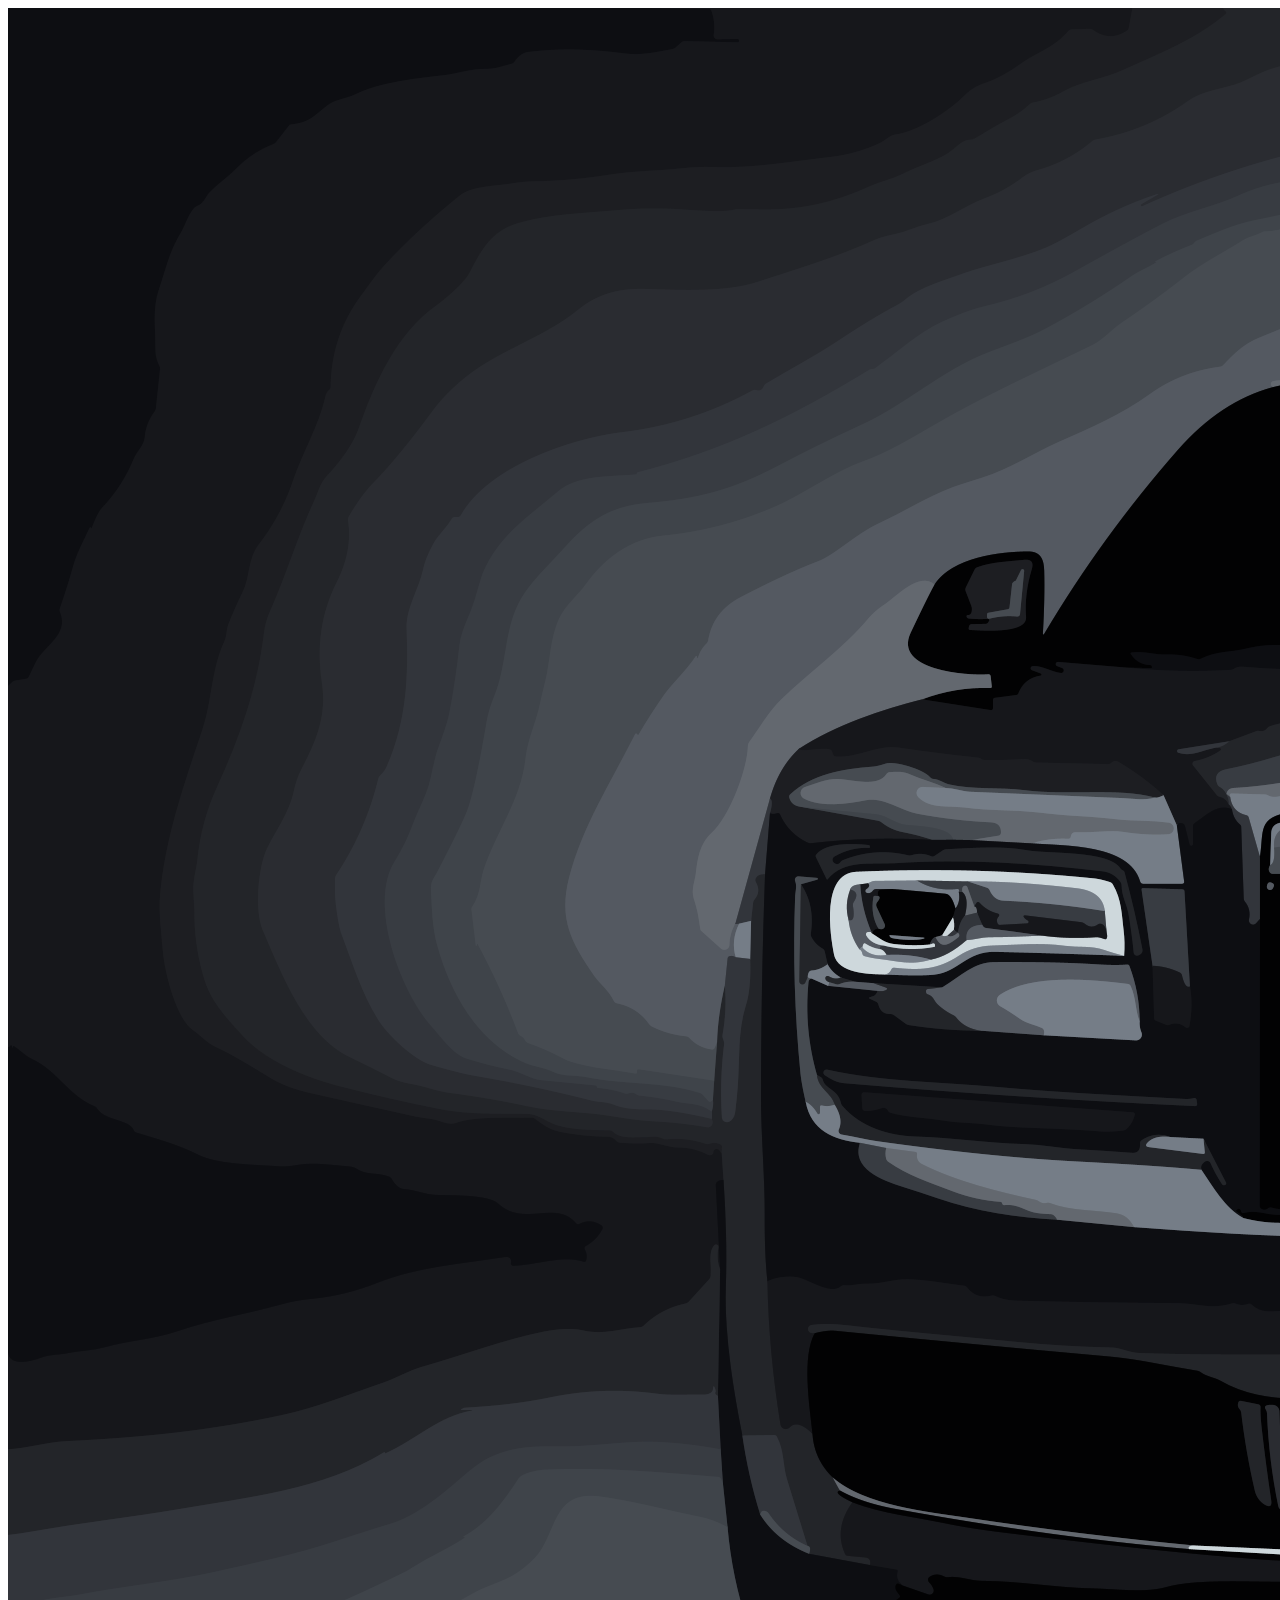
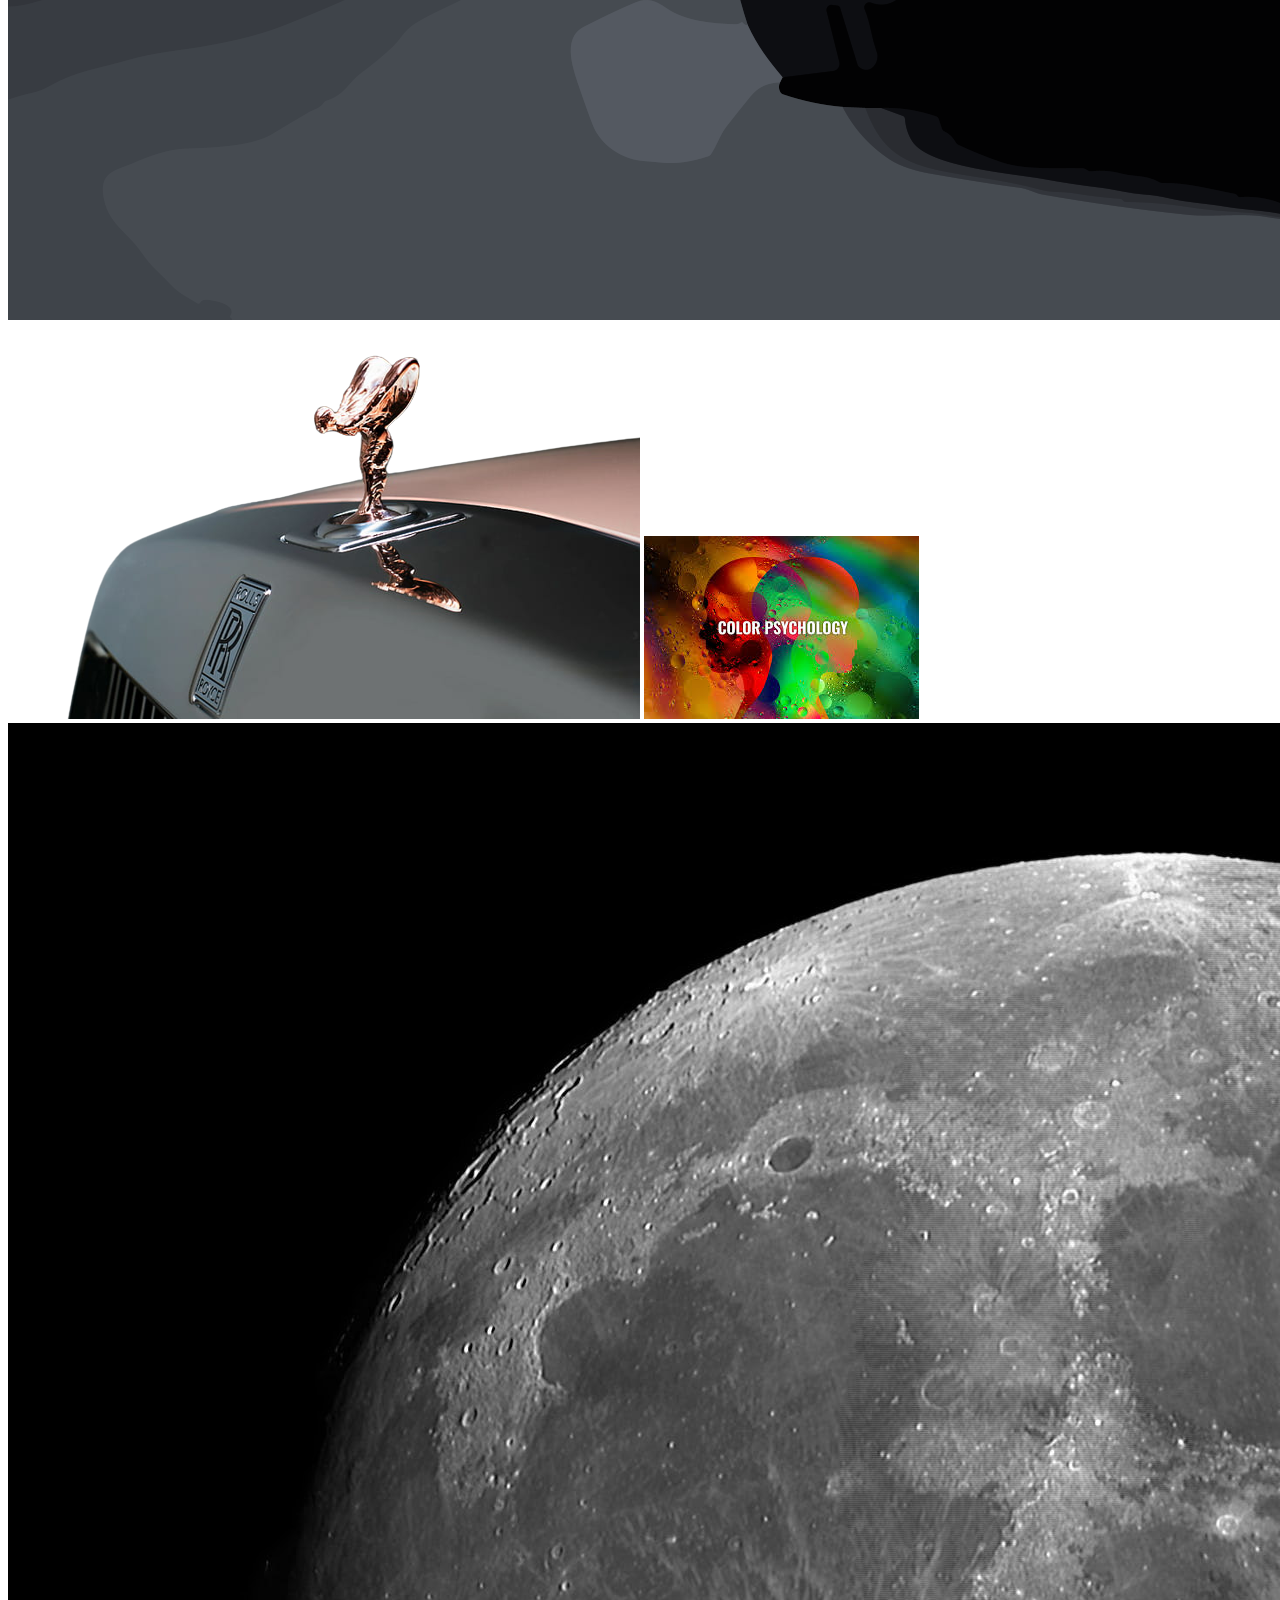
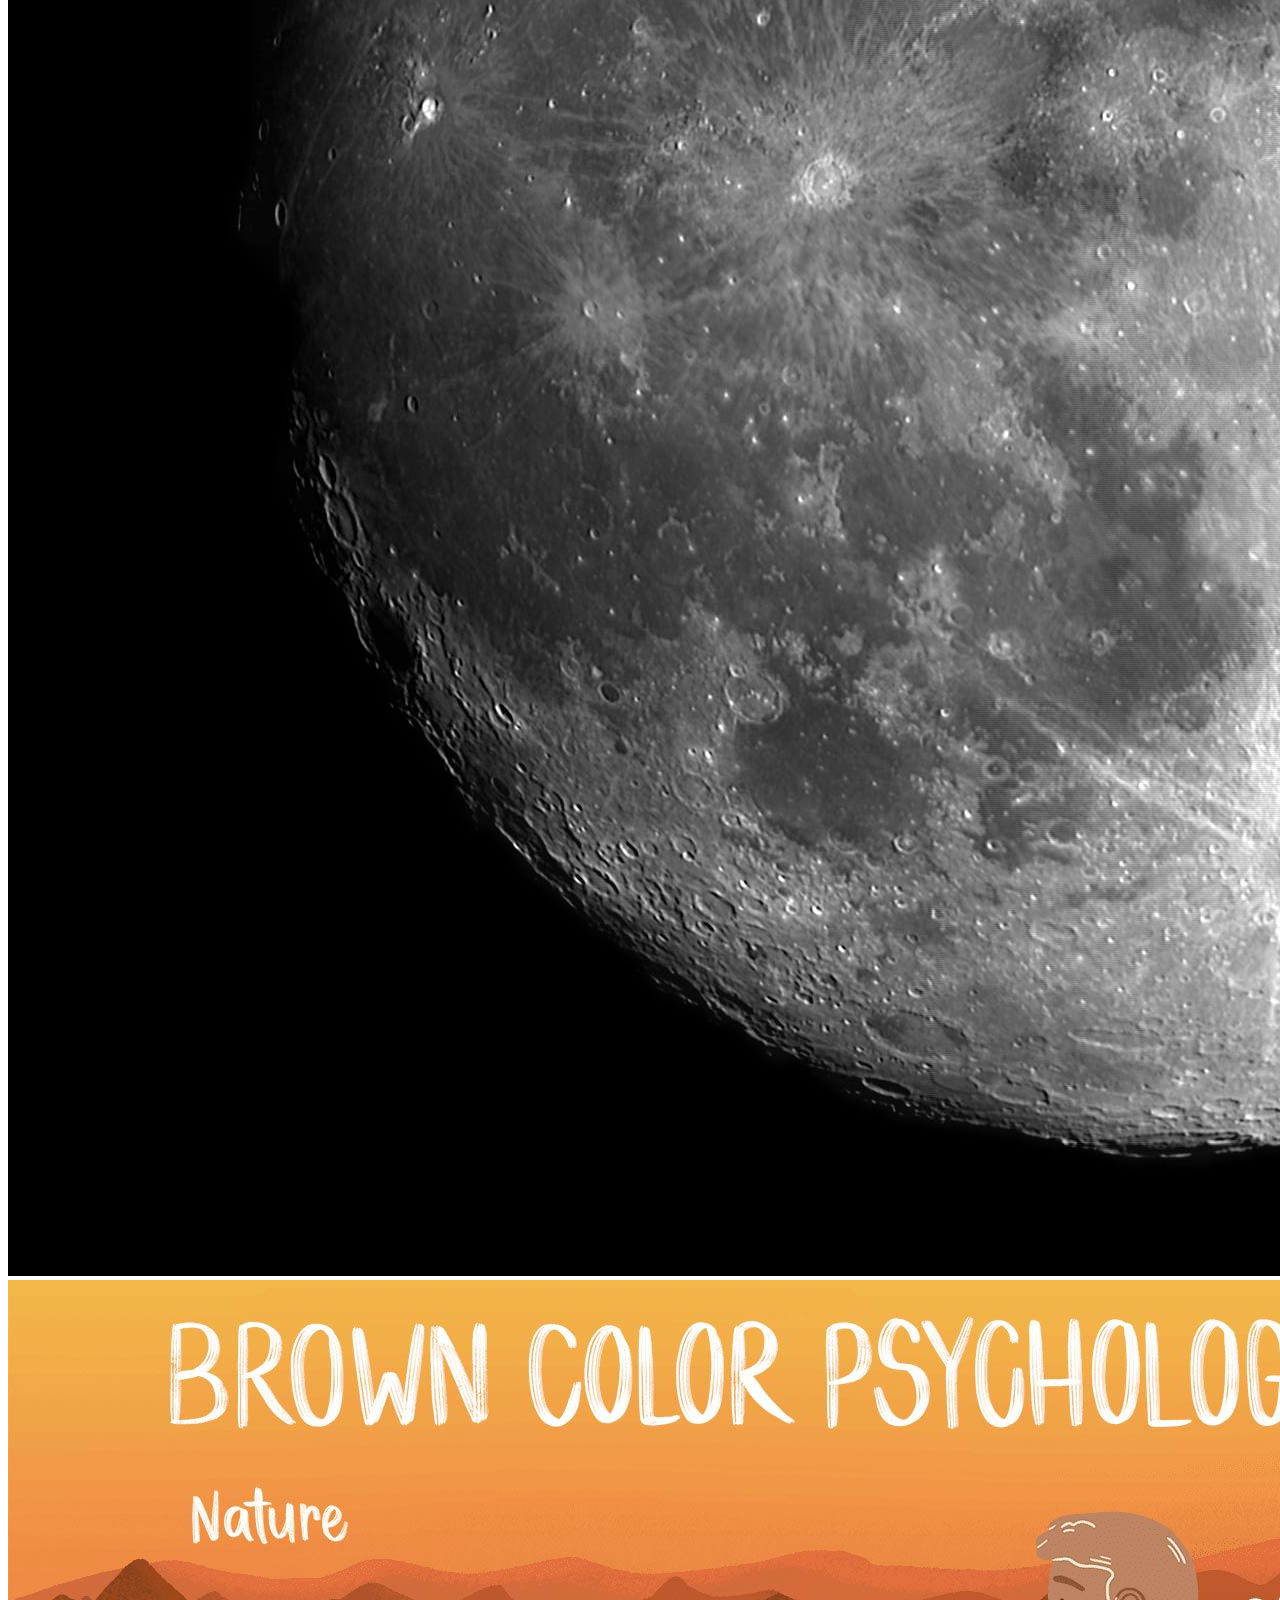
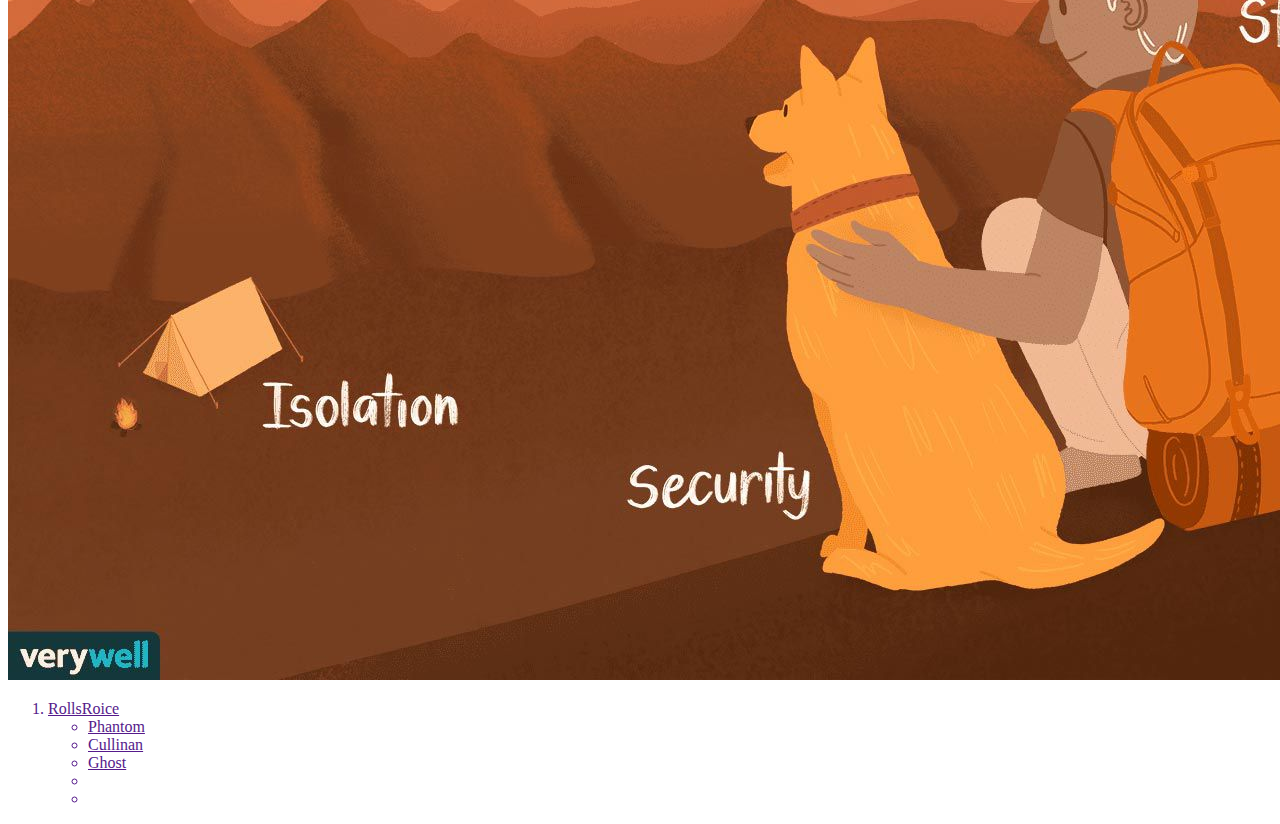
<file: index.html>
<!DOCTYPE html>
<html lang="en">
  <head>
    <meta charset="UTF-8" />
    <meta name="viewport" content="width=device-width, initial-scale=1.0" />
    <title>UOM_Assignment</title>
  </head>
  <body>
    <div class="images">
      <img src="images/RR1.png" alt="" />
      <img src="images/RR6-removebg-preview.png" alt="" />
      <img src="images/images.jpeg" alt="" />
      <img src="images/pexels-pixabay-47367.jpg" alt="" />
      <img
        src="images/the-color-psychology-of-brown-2795816-f9fb55a634b645139e71f2c38278181a.jpg"
        alt=""
      />
    </div>
    <div class="list">
      <a href="">
        <ol>
          <li>RollsRoice</li>
          <ul>
            <li>Phantom</li>
            <li>Cullinan</li>
            <li>Ghost</li>
            <li></li>
            <li></li>
          </ul>
        </ol>
      </a>
    </div>
  </body>
</html>
</file>
